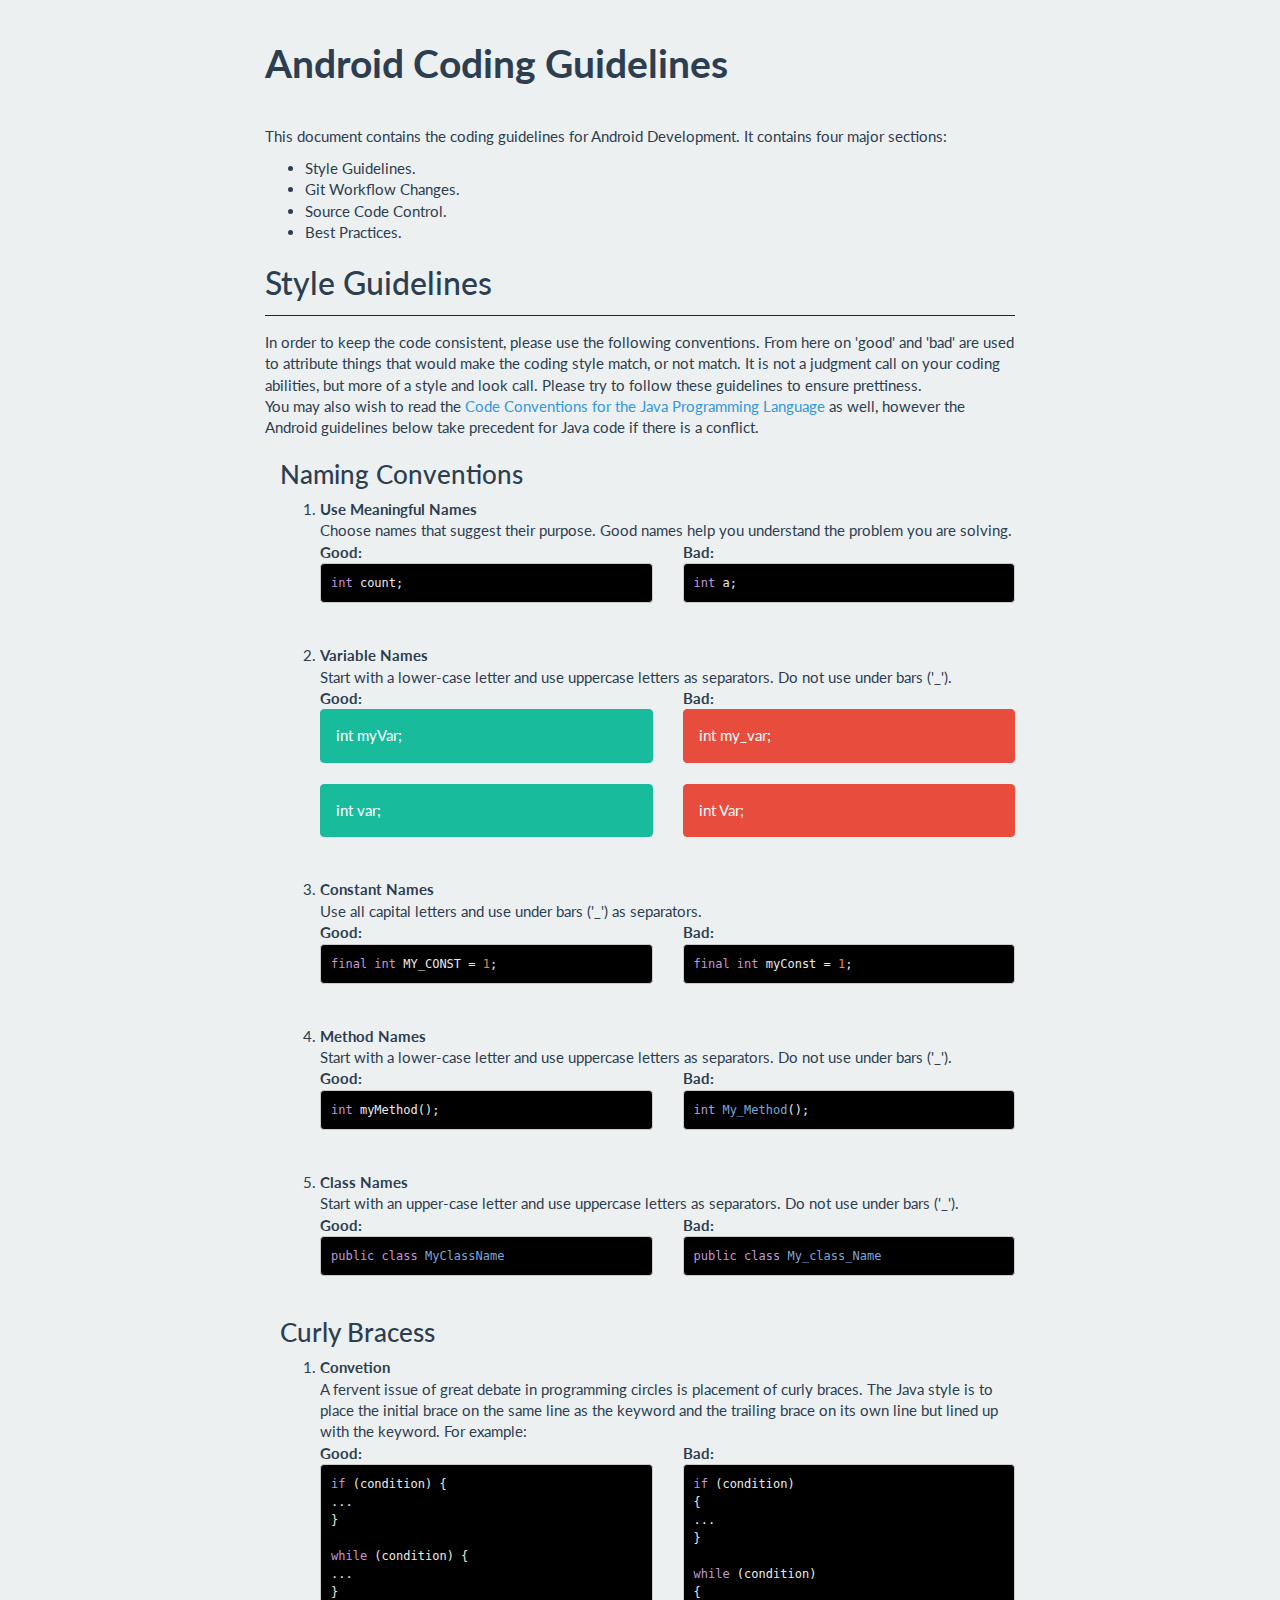
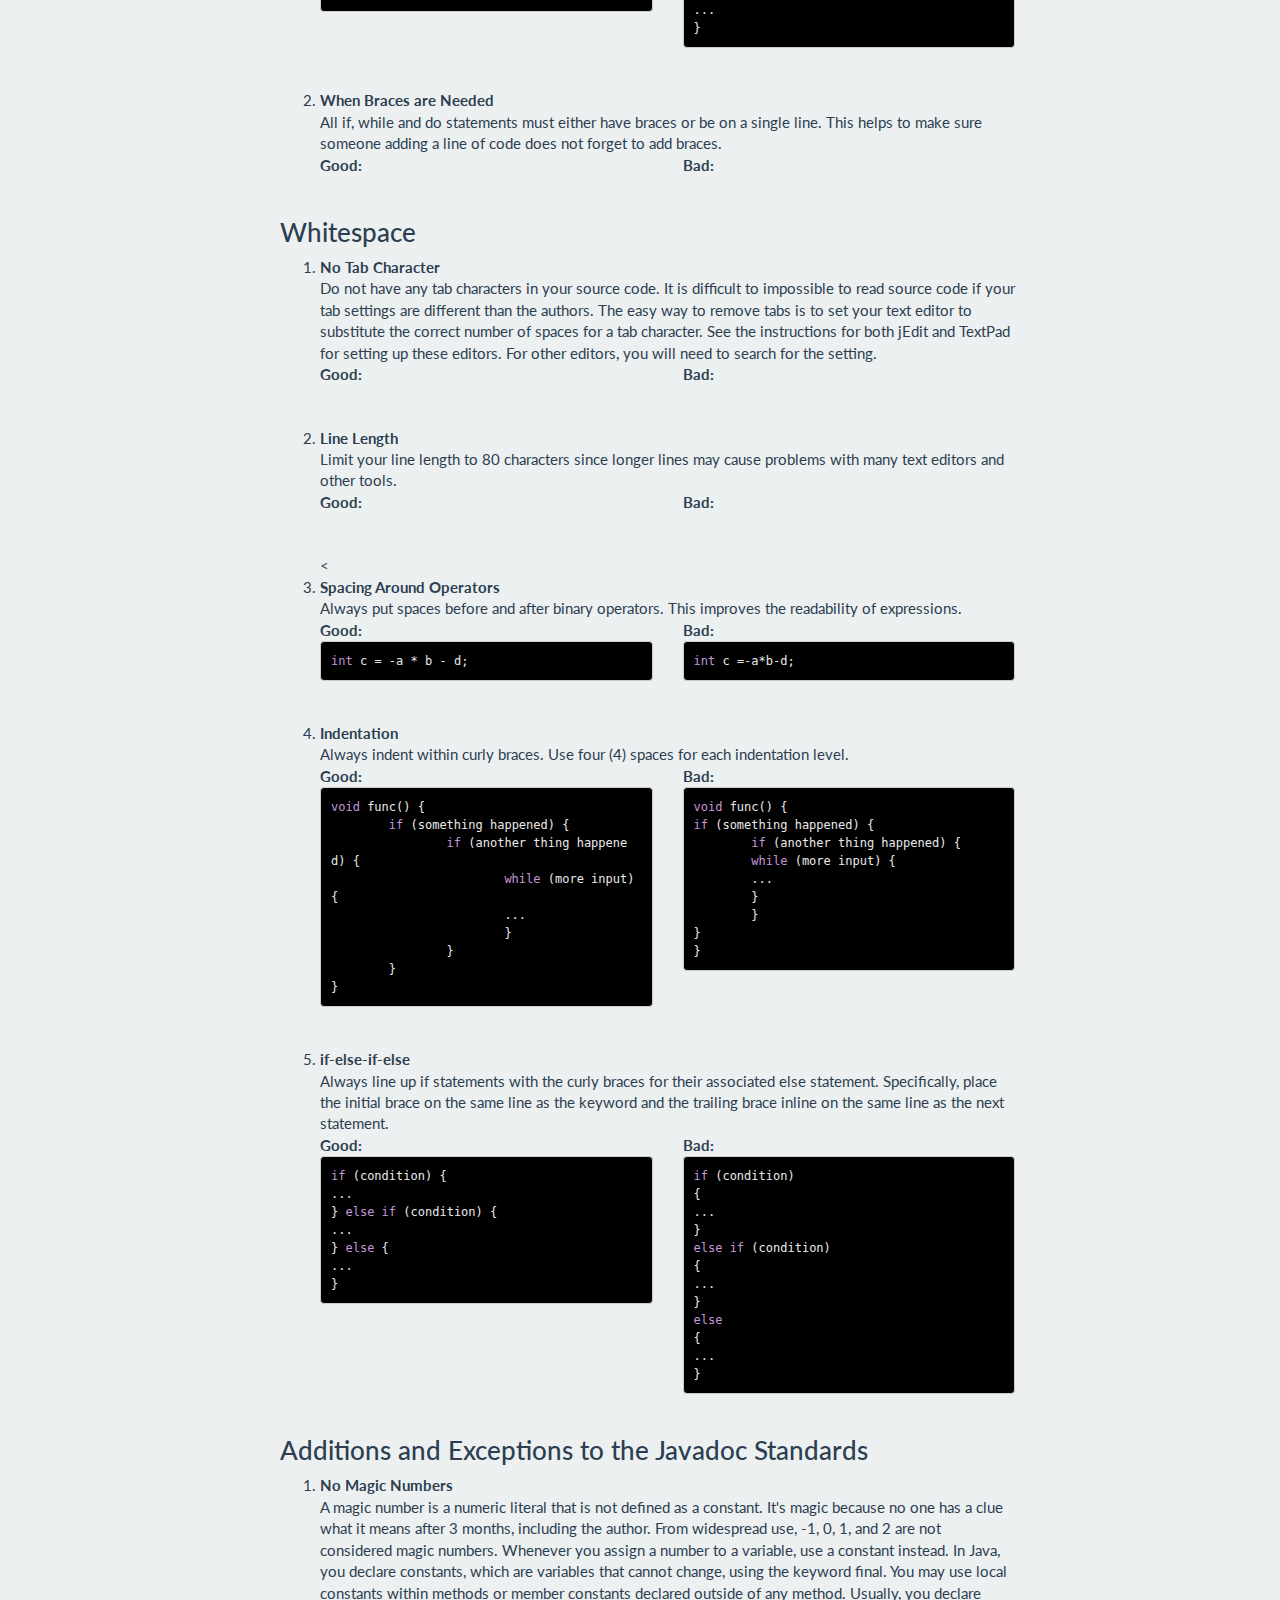
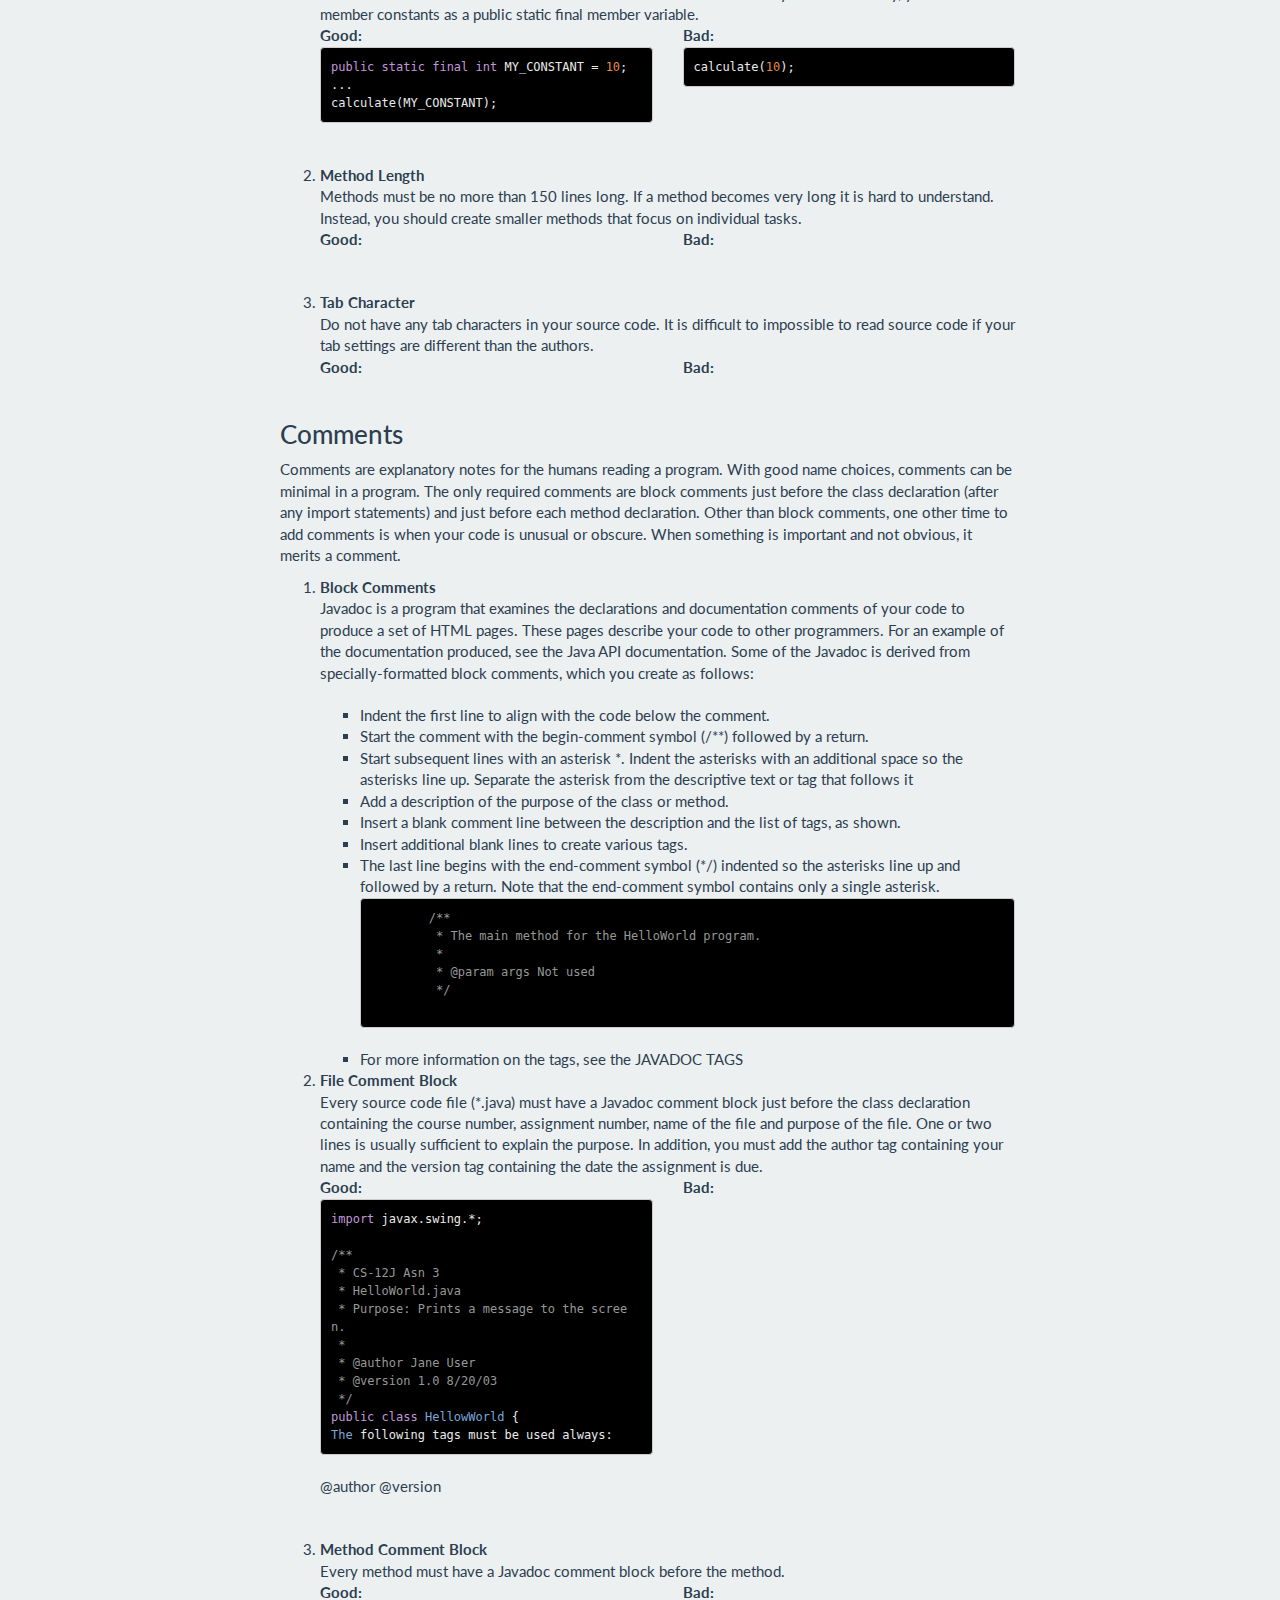
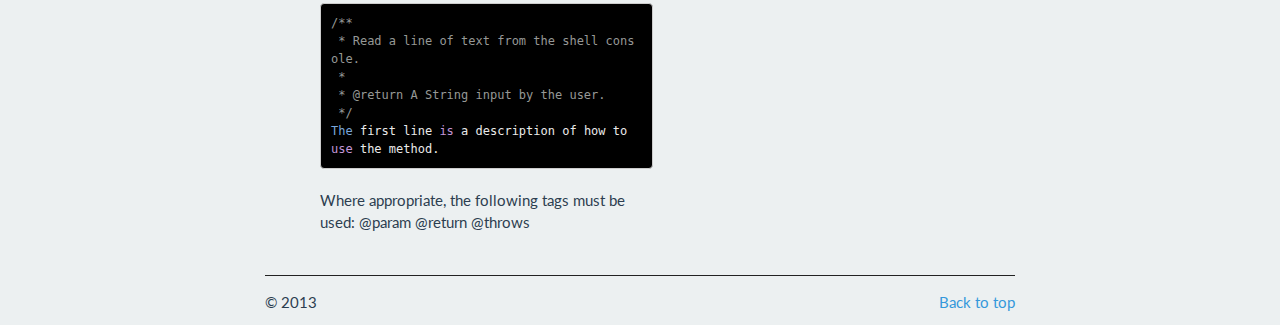
<file: index2.html>
<!DOCTYPE html>
<html lang="en">
<head>
  <meta charset="utf-8">
  <title>Android Coding Guidelines</title>
  <meta name="viewport" content="width=device-width, initial-scale=1.0">
  <meta name="description" content="">
  <meta name="author" content="">

	<!--link rel="stylesheet/less" href="less/bootstrap.less" type="text/css" /-->
	<!--link rel="stylesheet/less" href="less/responsive.less" type="text/css" /-->
	<!--script src="js/less-1.3.3.min.js"></script-->
	<!--append ‘#!watch’ to the browser URL, then refresh the page. -->
	
	<link type="text/css" rel="stylesheet" href="css/highlighter/tomorrow-night-bright.css" />
	<link type="text/css" rel="stylesheet" href="css/bootstrap-flat.css" >
	<!-- <link type="text/css" rel="stylesheet/less" href="less/bootstrap.less" media="all" /> -->
	<!-- <link type="text/css" rel="stylesheet/less" href="less/custom/style.less" media="all" /> -->
<!-- 	<link href="css/bootstrap-responsive.min.css" rel="stylesheet"> -->
	<link type="text/css" rel="stylesheet" href="css/style.css" >

	<!-- HTML5 shim, for IE6-8 support of HTML5 elements -->
	<!--[if lt IE 9]>
	<script src="js/html5shiv.js"></script>
	<![endif]-->

	<!-- Fav and touch icons -->
	<link rel="apple-touch-icon-precomposed" sizes="144x144" href="img/apple-touch-icon-144-precomposed.png">
	<link rel="apple-touch-icon-precomposed" sizes="114x114" href="img/apple-touch-icon-114-precomposed.png">
	<link rel="apple-touch-icon-precomposed" sizes="72x72" href="img/apple-touch-icon-72-precomposed.png">
	<link rel="apple-touch-icon-precomposed" href="img/apple-touch-icon-57-precomposed.png">
	<link rel="shortcut icon" href="img/favicon.png">
  

	
	<!-- <script type="text/javascript" src="js/less-1.3.3.min.js"></script> -->
	<script type="text/javascript" src="js/jquery.min.js"></script>
	<script type="text/javascript" src="js/bootstrap.min.js"/></script>
	<script type="text/javascript" src="js/scripts.js"/></script>


</head>

<body>
<div class="container">
	<div class="row">
		<div class="col-sm-8 hidden-phone"></div>
		<div class="col-sm-8 main" >
			<div class="page-header header">
				<h1>
					<!-- <img src="img/android-coding.png"> -->
					<b>Android Coding Guidelines</b>
				</h1>
			</div>
			<p>
				This document contains the coding guidelines for Android Development. It contains four major sections:
			</p>
			<ul>
				<li>
					Style Guidelines.
				</li>
				<li>
					Git Workflow Changes.
				</li>
				<li>
					Source Code Control.
				</li>
				<li>
					Best Practices.
				</li>
			</ul>

			<div class="introduction">
				<h2>
					Style Guidelines
				</h2>

				<hr>
				
				<div>
					In order to keep the code consistent, please use the following conventions. From here on 'good' and 'bad' are used to attribute things that would make the coding style match, or not match. It is not a judgment call on your coding abilities, but more of a style and look call. Please try to follow these guidelines to ensure prettiness.
				</div>
				
				<div>
					You may also wish to read the <a href="http://www.oracle.com/technetwork/java/codeconv-138413.html">Code Conventions for the Java Programming Language</a> as well, however the Android guidelines below take precedent for Java code if there is a conflict.
				</div>

			</div>

			<ul class="list-unstyled sub-list">
				<li>

	<!-- 1.  Naming Conventions -->
				<h3>
					Naming Conventions
				</h3>

				<ol>
					<li>

		<!-- Use Meaningful Names-->

					<dl>
						<dt>
							Use Meaningful Names
						</dt>
						<dd>
							Choose names that suggest their purpose. Good names help you understand the problem you are solving.

							<div class="row">
								<div class="col-sm-6">
									<dl>
										<dt>
											Good:
										</dt>
										<dd>
<pre class="prettyprint">
int count;
</pre>
										</dd>
									</dl>
								</div>
								<div class="col-sm-6">
									<dl>
										<dt>
											Bad:
										</dt>
										<dd>
<pre class="prettyprint">
int a;
</pre>
										</dd>
									</dl>
								</div>
							</div>
						</dd>
					</dl>

		<!-- -->

					</li>
					<li>
		
		<!-- Variable Names-->

					<dl>
						<dt>
							Variable Names
						</dt>
						<dd>
							Start with a lower-case letter and use uppercase letters as separators. Do not use under bars ('_').

							<div class="row">
								<div class="col-sm-6">
									<dl>
										<dt>
											Good:
										</dt>
										<dd>
											<div class="alert alert-success">
												int myVar;
											</div>

											<div class="alert alert-success">
												int var;
											</div>
										</dd>
									</dl>
								</div>
								<div class="col-sm-6">
									<dl>
										<dt>
											Bad:
										</dt>
										<dd>
											<div class="alert alert-danger">
												int my_var;
											</div>

											<div class="alert alert-danger">
												int Var;
											</div>
										</dd>
									</dl>
								</div>
							</div>
						</dd>
					</dl>

		<!-- -->

					</li>
					<li>

		<!-- Constant Names-->

					<dl>
						<dt>
							Constant Names
						</dt>
						<dd>
							Use all capital letters and use under bars ('_') as separators.
							<div class="row">
								<div class="col-sm-6">
									<dl>
										<dt>
											Good:
										</dt>
										<dd>
<pre class="prettyprint">
final int MY_CONST = 1;
</pre>
										</dd>
									</dl>
								</div>
								<div class="col-sm-6">
									<dl>
										<dt>
											Bad:
										</dt>
										<dd>
<pre class="prettyprint">
final int myConst = 1;
</pre>
										</dd>
									</dl>
								</div>
							</div>
						</dd>
					</dl>

		<!-- -->

					</li>
					<li>


		<!-- Method Names -->

					<dl>
						<dt>
							Method Names
						</dt>
						<dd>
							Start with a lower-case letter and use uppercase letters as separators. Do not use under bars ('_').

							<div class="row">
								<div class="col-sm-6">
									<dl>
										<dt>
											Good:
										</dt>
										<dd>
<pre class="prettyprint">
int myMethod();
</pre>
										</dd>
									</dl>
								</div>
								<div class="col-sm-6">
									<dl>
										<dt>
											Bad:
										</dt>
										<dd>
<pre class="prettyprint">
int My_Method();
</pre>
										</dd>
									</dl>
								</div>
							</div>

						</dd>
					</dl>
		<!-- -->
					</li>
					<li>

		<!-- Class Names -->

					<dl>
						<dt>
							Class Names
						</dt>
						<dd>
							Start with an upper-case letter and use uppercase letters as separators. Do not use under bars ('_').

							<div class="row">
								<div class="col-sm-6">
									<dl>
										<dt>
											Good:
										</dt>
										<dd>
<pre class="prettyprint">
public class MyClassName
</pre>
										</dd>
									</dl>
								</div>
								<div class="col-sm-6">
									<dl>
										<dt>
											Bad:
										</dt>
										<dd>
<pre class="prettyprint">
public class My_class_Name
</pre>
										</dd>
									</dl>
								</div>
							</div>

						</dd>
					</dl>

		<!-- -->
					</li>
				</ol>
	<!-- -->
				</li>
				<li>

	<!-- Curly Bracess -->
				<h3>
					Curly Bracess 
				</h3>

				<ol>
					<li>

		<!-- Convetion -->
					<dl>
						<dt>
							Convetion
						</dt>
						<dd>
							A fervent issue of great debate in programming circles is placement of curly braces. The Java style is to place the initial brace on the same line as the keyword and the trailing brace on its own line but lined up with the keyword. For example:

							<div class="row">
								<div class="col-sm-6">
									<dl>
										<dt>
											Good:
										</dt>
										<dd>
<pre class="prettyprint">
if (condition) {
...
}

while (condition) {
...
}
</pre>
										</dd>
									</dl>
								</div>
								<div class="col-sm-6">
									<dl>
										<dt>
											Bad:
										</dt>
										<dd>
<pre class="prettyprint">
if (condition) 
{
...
}

while (condition) 
{
...
}
</pre>
										</dd>
									</dl>
								</div>
							</div>
						</dd>
					</dl>

		<!-- -->

					</li>
					<li>

		<!-- Convetion -->
					<dl>
						<dt>
							When Braces are Needed
						</dt>
						<dd>
							All if, while and do statements must either have braces or be on a single line. This helps to make sure someone adding a line of code does not forget to add braces.

							<div class="row">
								<div class="col-sm-6">
									<dl>
										<dt>
											Good:
										</dt>
										<dd>

										</dd>
									</dl>
								</div>
								<div class="col-sm-6">
									<dl>
										<dt>
											Bad:
										</dt>
										<dd>

										</dd>
									</dl>
								</div>
							</div>

						</dd>
					</dl>
		<!-- -->

					</li>
				</ol>

	<!-- -->
			</li>
			<li>

	<!-- 2. Whitespace -->
				<h3>
					Whitespace
				</h3>

				<ol>
					<li>

		<!-- No Tab Character -->
					<dl>
						<dt>
							No Tab Character
						</dt>
						<dd>
							Do not have any tab characters in your source code. It is difficult to impossible to read source code if your tab settings are different than the authors.

							The easy way to remove tabs is to set your text editor to substitute the correct number of spaces for a tab character. See the instructions for both jEdit and TextPad for setting up these editors. For other editors, you will need to search for the setting.

							<div class="row">
								<div class="col-sm-6">
									<dl>
										<dt>
											Good:
										</dt>
										<dd>

										</dd>
									</dl>
								</div>
								<div class="col-sm-6">
									<dl>
										<dt>
											Bad:
										</dt>
										<dd>

										</dd>
									</dl>
								</div>
							</div>
		
						</dd>
					</dl>
		<!-- -->
					</li>
					<li>

		<!-- Line Length -->
					<dl>
						<dt>
							Line Length
						</dt>
						<dd>
							Limit your line length to 80 characters since longer lines may cause problems with many text editors and other tools.

							<div class="row">
								<div class="col-sm-6">
									<dl>
										<dt>
											Good:
										</dt>
										<dd>

										</dd>
									</dl>
								</div>
								<div class="col-sm-6">
									<dl>
										<dt>
											Bad:
										</dt>
										<dd>

										</dd>
									</dl>
								</div>
							</div>

						</dd>
					</dl>
		<!-- -->
					</li>
					<<li>

		<!-- Spacing Around Operators -->
					<dl>
						<dt>
							Spacing Around Operators 
						</dt>
						<dd>
							Always put spaces before and after binary operators. This improves the readability of expressions.

							<div class="row">
								<div class="col-sm-6">
									<dl>
										<dt>
											Good:
										</dt>
										<dd>
<pre class="prettyprint">
int c = -a * b - d;
</pre>
										</dd>
									</dl>
								</div>
								<div class="col-sm-6">
									<dl>
										<dt>
											Bad:
										</dt>
										<dd>
<pre class="prettyprint">
int c =-a*b-d;
</pre>
										</dd>
									</dl>
								</div>
							</div>

						</dd>
					</dl>
		<!-- -->
					</li>
					<li>

		<!-- Indentation -->
					<dl>
						<dt>
							Indentation
						</dt>
						<dd>
							Always indent within curly braces. Use four (4) spaces for each indentation level.


							<div class="row">
								<div class="col-sm-6">
									<dl>
										<dt>
											Good:
										</dt>
										<dd>
<pre class="prettyprint">
void func() {
	if (something happened) {
		if (another thing happened) {
			while (more input) {
			...
			}
		}
	}
}
</pre>
										</dd>
									</dl>
								</div>
								<div class="col-sm-6">
									<dl>
										<dt>
											Bad:
										</dt>
										<dd>
<pre class="prettyprint">
void func() {
if (something happened) {
	if (another thing happened) {
	while (more input) {
	...
	}
	}
}
}
</pre>
										</dd>
									</dl>
								</div>
							</div>

						</dd>
					</dl>

		<!-- -->
					</li>
					<li>

		<!-- if-else-if-else -->
					<dl>
						<dt>
							if-else-if-else
						</dt>
						<dd>
							Always line up if statements with the curly braces for their associated else statement. Specifically, place the initial brace on the same line as the keyword and the trailing brace inline on the same line as the next statement.

							<div class="row">
								<div class="col-sm-6">
									<dl>
										<dt>
											Good:
										</dt>
										<dd>
<pre class="prettyprint">
if (condition) {               
...
} else if (condition) {    
...
} else {                      
...
}
</pre>
										</dd>
									</dl>
								</div>
								<div class="col-sm-6">
									<dl>
										<dt>
											Bad:
										</dt>
										<dd>
<pre class="prettyprint">
if (condition) 
{               
...
} 
else if (condition) 
{    
...
} 
else 
{                      
...
}
</pre>
										</dd>
									</dl>
								</div>
							</div>

						</dd>
					</dl>

					</li>
				</ol>

		<!-- -->

	<!-- -->
				</li>
				<li>

	<!-- 3. Additions and Exceptions to the Javadoc Standards  -->
				<h3>
					Additions and Exceptions to the Javadoc Standards 
				</h3>

				<ol>
					<li>

		<!-- No Magic Numbers -->
					<dl>
						<dt>
							No Magic Numbers
						</dt>
						<dd>
							A magic number is a numeric literal that is not defined as a constant. It's magic because no one has a clue what it means after 3 months, including the author. From widespread use, -1, 0, 1, and 2 are not considered magic numbers.

							Whenever you assign a number to a variable, use a constant instead. In Java, you declare constants, which are variables that cannot change, using the keyword final. You may use local constants within methods or member constants declared outside of any method. Usually, you declare member constants as a public static final member variable.


							<div class="row">
								<div class="col-sm-6">
									<dl>
										<dt>
											Good:
										</dt>
										<dd>
<pre class="prettyprint">
public static final int MY_CONSTANT = 10;
...
calculate(MY_CONSTANT);
</pre>
										</dd>
									</dl>
								</div>
								<div class="col-sm-6">
									<dl>
										<dt>
											Bad:
										</dt>
										<dd>
<pre class="prettyprint">
calculate(10);
</pre>
										</dd>
									</dl>
								</div>
							</div>

						</dd>
					</dl>
		<!-- -->
					</li>
					<li>

		<!-- Method Length -->
					<dl>
						<dt>
							Method Length
						</dt>
						<dd>
							Methods must be no more than 150 lines long. If a method becomes very long it is hard to understand. Instead, you should create smaller methods that focus on individual tasks.

							<div class="row">
								<div class="col-sm-6">
									<dl>
										<dt>
											Good:
										</dt>
										<dd>

										</dd>
									</dl>
								</div>
								<div class="col-sm-6">
									<dl>
										<dt>
											Bad:
										</dt>
										<dd>

										</dd>
									</dl>
								</div>
							</div>

						</dd>
					</dl>

		<!-- -->
					</li>
					<li>

		<!-- Tab Character -->
					<dl>
						<dt>
							Tab Character
						</dt>
						<dd>
							Do not have any tab characters in your source code. It is difficult to impossible to read source code if your tab settings are different than the authors.

							<div class="row">
								<div class="col-sm-6">
									<dl>
										<dt>
											Good:
										</dt>
										<dd>

										</dd>
									</dl>
								</div>
								<div class="col-sm-6">
									<dl>
										<dt>
											Bad:
										</dt>
										<dd>

										</dd>
									</dl>
								</div>
							</div>

						</dd>
					</dl>

					</li>
				</ol>
		<!-- -->

	<!-- -->
				</li>
				<li>


	<!-- 4. Comments -->
				<h3>
					Comments
				</h3>
				<p>
					Comments are explanatory notes for the humans reading a program. With good name choices, comments can be minimal in a program. The only required comments are block comments just before the class declaration (after any import statements) and just before each method declaration.

					Other than block comments, one other time to add comments is when your code is unusual or obscure. When something is important and not obvious, it merits a comment.
				</p>

				<ol>
					<li>

		<!-- No Magic Numbers -->
					<dl>
						<dt>
							Block Comments
						</dt>
						<dd>
							Javadoc is a program that examines the declarations and documentation comments of your code to produce a set of HTML pages. These pages describe your code to other programmers. For an example of the documentation produced, see the Java API documentation.

							Some of the Javadoc is derived from specially-formatted block comments, which you create as follows:
						</dd>
					</dl>
					<ul>
						<li>
							Indent the first line to align with the code below the comment.
						</li>
						<li>
							Start the comment with the begin-comment symbol (/**) followed by a return.
						</li>
						<li>
							Start subsequent lines with an asterisk *. Indent the asterisks with an additional space so the asterisks line up. Separate the asterisk from the descriptive text or tag that follows it
						</li>
						<li>
							Add a description of the purpose of the class or method.
						</li>
						<li>
							Insert a blank comment line between the description and the list of tags, as shown.
						</li>
						<li>
							Insert additional blank lines to create various tags.
						</li>
						<li>
							The last line begins with the end-comment symbol (*/) indented so the asterisks line up and followed by a return. Note that the end-comment symbol contains only a single asterisk.
	<pre class="prettyprint">
	/**
	 * The main method for the HelloWorld program.
	 *
	 * @param args Not used
	 */
	</pre>
						</li>
						<li>
							For more information on the tags, see the JAVADOC TAGS
						</li>
					</ul>
		<!-- -->

					</li>
					<li>

		<!-- File Comment Block -->
					<dl>
						<dt>
							File Comment Block
						</dt>
						<dd>
							Every source code file (*.java) must have a Javadoc comment block just before the class declaration containing the course number, assignment number, name of the file and purpose of the file. One or two lines is usually sufficient to explain the purpose. In addition, you must add the author tag containing your name and the version tag containing the date the assignment is due.

							<div class="row">
								<div class="col-sm-6">
									<dl>
										<dt>
											Good:
										</dt>
										<dd>
<pre class="prettyprint">
import javax.swing.*;

/**
 * CS-12J Asn 3
 * HelloWorld.java
 * Purpose: Prints a message to the screen.
 *
 * @author Jane User
 * @version 1.0 8/20/03
 */
public class HellowWorld {
The following tags must be used always:
</pre>

											@author @version
										</dd>
									</dl>
								</div>
								<div class="col-sm-6">
									<dl>
										<dt>
											Bad:
										</dt>
										<dd>

										</dd>
									</dl>
								</div>
							</div>

						</dd>
					</dl>
		<!-- -->

					</li>
					<li>

		<!-- Method Comment Block -->
					<dl>
						<dt>
							Method Comment Block
						</dt>
						<dd>
							Every method must have a Javadoc comment block before the method.

							<div class="row">
								<div class="col-sm-6">
									<dl>
										<dt>
											Good:
										</dt>
										<dd>
<pre class="prettyprint">
/**
 * Read a line of text from the shell console.
 *
 * @return A String input by the user.
 */
The first line is a description of how to use the method.
</pre>

											Where appropriate, the following tags must be used:

											@param @return @throws
										</dd>
									</dl>
								</div>
								<div class="col-sm-6">
									<dl>
										<dt>
											Bad:
										</dt>
										<dd>

										</dd>
									</dl>
								</div>
							</div>

						</dd>
					</dl>

					</li>

				</ol>

		<!-- -->

	<!-- -->

				</li>

			</ul>

			<hr>
			<div class="footer">
			<ul class="list-unstyled">
				<li class="pull-right"><a href="#top">Back to top</a></li>
				<li><p>&copy; 2013</p></li>
			</div>

		<div class="col-sm-8 hidden-phone"></div>
		</div>

	</div>

</div>


<script type="text/javascript" src="js/highlighter/prettify.js"></script>
<script>prettyPrint();</script>

</body>
</html>
</file>
<file: css/highlighter/tomorrow-night-bright.css>
/* Tomorrow Night Bright Theme */
/* Original theme - https://github.com/chriskempson/tomorrow-theme */
/* Pretty printing styles. Used with prettify.js. */
/* SPAN elements with the classes below are added by prettyprint. */
/* plain text */
.pln {
  color: #eaeaea;
}

@media screen {
  /* string content */
  .str {
    color: #b9ca4a;
  }

  /* a keyword */
  .kwd {
    color: #c397d8;
  }

  /* a comment */
  .com {
    color: #969896;
  }

  /* a type name */
  .typ {
    color: #7aa6da;
  }

  /* a literal value */
  .lit {
    color: #e78c45;
  }

  /* punctuation */
  .pun {
    color: #eaeaea;
  }

  /* lisp open bracket */
  .opn {
    color: #eaeaea;
  }

  /* lisp close bracket */
  .clo {
    color: #eaeaea;
  }

  /* a markup tag name */
  .tag {
    color: #d54e53;
  }

  /* a markup attribute name */
  .atn {
    color: #e78c45;
  }

  /* a markup attribute value */
  .atv {
    color: #70c0b1;
  }

  /* a declaration */
  .dec {
    color: #e78c45;
  }

  /* a variable name */
  .var {
    color: #d54e53;
  }

  /* a function name */
  .fun {
    color: #7aa6da;
  }
}
/* Use higher contrast and text-weight for printable form. */
@media print, projection {
  .str {
    color: #006600;
  }

  .kwd {
    color: #006;
    font-weight: bold;
  }

  .com {
    color: #600;
    font-style: italic;
  }

  .typ {
    color: #404;
    font-weight: bold;
  }

  .lit {
    color: #004444;
  }

  .pun, .opn, .clo {
    color: #444400;
  }

  .tag {
    color: #006;
    font-weight: bold;
  }

  .atn {
    color: #440044;
  }

  .atv {
    color: #006600;
  }
}
/* Style */
pre.prettyprint {
  background: black;
  font-family: Menlo, "Bitstream Vera Sans Mono", "DejaVu Sans Mono", Monaco, Consolas, monospace;
  font-size: 12px;
  line-height: 1.5;
  border: 1px solid #cccccc;
  padding: 10px;
}

/* Specify class=linenums on a pre to get line numbering */
ol.linenums {
  margin-top: 0;
  margin-bottom: 0;
}

/* IE indents via margin-left */
li.L0,
li.L1,
li.L2,
li.L3,
li.L4,
li.L5,
li.L6,
li.L7,
li.L8,
li.L9 {
  /* */
}

/* Alternate shading for lines */
li.L1,
li.L3,
li.L5,
li.L7,
li.L9 {
  /* */
}
</file>
<file: css/style.css>
��p   {  
     m a r g i n :   0   0   1 0 . 5 p x ;  
 }  
 . l e a d   {  
     m a r g i n - b o t t o m :   2 1 p x ;  
     f o n t - s i z e :   1 7 . 2 5 p x ;  
     f o n t - w e i g h t :   2 0 0 ;  
     l i n e - h e i g h t :   1 . 4 ;  
 }  
 @ m e d i a   ( m i n - w i d t h :   7 6 8 p x )   {  
     . l e a d   {  
         f o n t - s i z e :   2 2 . 5 p x ;  
     }  
 }  
 s m a l l   {  
     f o n t - s i z e :   8 5 % ;  
 }  
 c i t e   {  
     f o n t - s t y l e :   n o r m a l ;  
 }  
 . t e x t - m u t e d   {  
     c o l o r :   # b 4 b c c 2 ;  
 }  
 . t e x t - p r i m a r y   {  
     c o l o r :   # 2 c 3 e 5 0 ;  
 }  
 . t e x t - w a r n i n g   {  
     c o l o r :   # f f f f f f ;  
 }  
 . t e x t - d a n g e r   {  
     c o l o r :   # f f f f f f ;  
 }  
 . t e x t - s u c c e s s   {  
     c o l o r :   # f f f f f f ;  
 }  
 . t e x t - i n f o   {  
     c o l o r :   # f f f f f f ;  
 }  
 . t e x t - l e f t   {  
     t e x t - a l i g n :   l e f t ;  
 }  
 . t e x t - r i g h t   {  
     t e x t - a l i g n :   r i g h t ;  
 }  
 . t e x t - c e n t e r   {  
     t e x t - a l i g n :   c e n t e r ;  
 }  
 h 1 ,  
 h 2 ,  
 h 3 ,  
 h 4 ,  
 h 5 ,  
 h 6 ,  
 . h 1 ,  
 . h 2 ,  
 . h 3 ,  
 . h 4 ,  
 . h 5 ,  
 . h 6   {  
     f o n t - f a m i l y :   " L a t o " ,   " H e l v e t i c a   N e u e " ,   H e l v e t i c a ,   A r i a l ,   s a n s - s e r i f ;  
     f o n t - w e i g h t :   5 0 0 ;  
     l i n e - h e i g h t :   1 . 1 ;  
 }  
 h 1   s m a l l ,  
 h 2   s m a l l ,  
 h 3   s m a l l ,  
 h 4   s m a l l ,  
 h 5   s m a l l ,  
 h 6   s m a l l ,  
 . h 1   s m a l l ,  
 . h 2   s m a l l ,  
 . h 3   s m a l l ,  
 . h 4   s m a l l ,  
 . h 5   s m a l l ,  
 . h 6   s m a l l   {  
     f o n t - w e i g h t :   n o r m a l ;  
     l i n e - h e i g h t :   1 ;  
     c o l o r :   # b 4 b c c 2 ;  
 }  
 h 1 ,  
 h 2 ,  
 h 3   {  
     m a r g i n - t o p :   2 1 p x ;  
     m a r g i n - b o t t o m :   1 0 . 5 p x ;  
 }  
 h 4 ,  
 h 5 ,  
 h 6   {  
     m a r g i n - t o p :   1 0 . 5 p x ;  
     m a r g i n - b o t t o m :   1 0 . 5 p x ;  
 }  
 h 1 ,  
 . h 1   {  
     f o n t - s i z e :   3 9 p x ;  
 }  
 h 2 ,  
 . h 2   {  
     f o n t - s i z e :   3 2 p x ;  
 }  
 h 3 ,  
 . h 3   {  
     f o n t - s i z e :   2 6 p x ;  
 }  
 h 4 ,  
 . h 4   {  
     f o n t - s i z e :   1 9 p x ;  
 }  
 h 5 ,  
 . h 5   {  
     f o n t - s i z e :   1 5 p x ;  
 }  
 h 6 ,  
 . h 6   {  
     f o n t - s i z e :   1 3 p x ;  
 }  
 h 1   s m a l l ,  
 . h 1   s m a l l   {  
     f o n t - s i z e :   2 6 p x ;  
 }  
 h 2   s m a l l ,  
 . h 2   s m a l l   {  
     f o n t - s i z e :   1 9 p x ;  
 }  
 h 3   s m a l l ,  
 . h 3   s m a l l ,  
 h 4   s m a l l ,  
 . h 4   s m a l l   {  
     f o n t - s i z e :   1 5 p x ;  
 }  
 . p a g e - h e a d e r   {  
     p a d d i n g - b o t t o m :   9 . 5 p x ;  
     m a r g i n :   4 2 p x   0   2 1 p x ;  
     b o r d e r - b o t t o m :   1 p x   s o l i d   # e c f 0 f 1 ;  
 }  
 u l ,  
 o l   {  
     m a r g i n - t o p :   0 ;  
     m a r g i n - b o t t o m :   1 0 . 5 p x ;  
 }  
 u l   u l ,  
 o l   u l ,  
 u l   o l ,  
 o l   o l   {  
     m a r g i n - b o t t o m :   0 ;  
 }  
 . l i s t - u n s t y l e d   {  
     p a d d i n g - l e f t :   0 ;  
     l i s t - s t y l e :   n o n e ;  
 }  
 . l i s t - i n l i n e   {  
     p a d d i n g - l e f t :   0 ;  
     l i s t - s t y l e :   n o n e ;  
 }  
 . l i s t - i n l i n e   >   l i   {  
     d i s p l a y :   i n l i n e - b l o c k ;  
     p a d d i n g - l e f t :   5 p x ;  
     p a d d i n g - r i g h t :   5 p x ;  
 }  
 d l   {  
     m a r g i n - b o t t o m :   2 1 p x ;  
 }  
 d t ,  
 d d   {  
     l i n e - h e i g h t :   1 . 4 2 8 5 7 1 4 2 9 ;  
 }  
 d t   {  
     f o n t - w e i g h t :   b o l d ;  
 }  
 d d   {  
     m a r g i n - l e f t :   0 ;  
 }  
 @ m e d i a   ( m i n - w i d t h :   7 6 8 p x )   {  
     . d l - h o r i z o n t a l   d t   {  
         f l o a t :   l e f t ;  
         w i d t h :   1 6 0 p x ;  
         c l e a r :   l e f t ;  
         t e x t - a l i g n :   r i g h t ;  
         o v e r f l o w :   h i d d e n ;  
         t e x t - o v e r f l o w :   e l l i p s i s ;  
         w h i t e - s p a c e :   n o w r a p ;  
     }  
     . d l - h o r i z o n t a l   d d   {  
         m a r g i n - l e f t :   1 8 0 p x ;  
     }  
     . d l - h o r i z o n t a l   d d : b e f o r e ,  
     . d l - h o r i z o n t a l   d d : a f t e r   {  
         c o n t e n t :   "   " ;  
         / *   1   * /  
         d i s p l a y :   t a b l e ;  
         / *   2   * /  
     }  
     . d l - h o r i z o n t a l   d d : a f t e r   {  
         c l e a r :   b o t h ;  
     }  
 }  
 a b b r [ t i t l e ] ,  
 a b b r [ d a t a - o r i g i n a l - t i t l e ]   {  
     c u r s o r :   h e l p ;  
     b o r d e r - b o t t o m :   1 p x   d o t t e d   # b 4 b c c 2 ;  
 }  
 a b b r . i n i t i a l i s m   {  
     f o n t - s i z e :   9 0 % ;  
     t e x t - t r a n s f o r m :   u p p e r c a s e ;  
 }  
 b l o c k q u o t e   {  
     p a d d i n g :   1 0 . 5 p x   2 1 p x ;  
     m a r g i n :   0   0   2 1 p x ;  
     b o r d e r - l e f t :   5 p x   s o l i d   # e c f 0 f 1 ;  
 }  
 b l o c k q u o t e   p   {  
     f o n t - s i z e :   1 8 . 7 5 p x ;  
     f o n t - w e i g h t :   3 0 0 ;  
     l i n e - h e i g h t :   1 . 2 5 ;  
 }  
 b l o c k q u o t e   p : l a s t - c h i l d   {  
     m a r g i n - b o t t o m :   0 ;  
 }  
 b l o c k q u o t e   s m a l l   {  
     d i s p l a y :   b l o c k ;  
     l i n e - h e i g h t :   1 . 4 2 8 5 7 1 4 2 9 ;  
     c o l o r :   # b 4 b c c 2 ;  
 }  
 b l o c k q u o t e   s m a l l : b e f o r e   {  
     c o n t e n t :   ' \ 2 0 1 4   \ 0 0 A 0 ' ;  
 }  
 b l o c k q u o t e . p u l l - r i g h t   {  
     p a d d i n g - r i g h t :   1 5 p x ;  
     p a d d i n g - l e f t :   0 ;  
     b o r d e r - r i g h t :   5 p x   s o l i d   # e c f 0 f 1 ;  
     b o r d e r - l e f t :   0 ;  
 }  
 b l o c k q u o t e . p u l l - r i g h t   p ,  
 b l o c k q u o t e . p u l l - r i g h t   s m a l l   {  
     t e x t - a l i g n :   r i g h t ;  
 }  
 b l o c k q u o t e . p u l l - r i g h t   s m a l l : b e f o r e   {  
     c o n t e n t :   ' ' ;  
 }  
 b l o c k q u o t e . p u l l - r i g h t   s m a l l : a f t e r   {  
     c o n t e n t :   ' \ 0 0 A 0   \ 2 0 1 4 ' ;  
 }  
 q : b e f o r e ,  
 q : a f t e r ,  
 b l o c k q u o t e : b e f o r e ,  
 b l o c k q u o t e : a f t e r   {  
     c o n t e n t :   " " ;  
 }  
 a d d r e s s   {  
     d i s p l a y :   b l o c k ;  
     m a r g i n - b o t t o m :   2 1 p x ;  
     f o n t - s t y l e :   n o r m a l ;  
     l i n e - h e i g h t :   1 . 4 2 8 5 7 1 4 2 9 ;  
 }  
 b o d y   {  
     b a c k g r o u n d - c o l o r :   # e c f 0 f 1 ;  
 }  
 . m a i n   {  
     m a r g i n :   0   a u t o ;  
     f l o a t :   n o n e ;  
 }  
 . s u b - l i s t   {  
     p a d d i n g :   0 ;  
     m a r g i n :   0   0   9 p x   1 5 p x ;  
 }  
 . i n t r o d u c t i o n   {  
     p a d d i n g :   0 ;  
     m a r g i n :   9 p x   0   9 p x   0 ;  
 }  
 h r   {  
     d i s p l a y :   b l o c k ;  
     h e i g h t :   1 p x ;  
     b o r d e r :   0 ;  
     b o r d e r - t o p :   1 p x   s o l i d   # 2 2 2 2 2 2 ;  
     m a r g i n :   1 e m   0 ;  
     p a d d i n g :   0 ;  
 }  
 . h e a d e r   {  
     p a d d i n g - b o t t o m :   9 . 5 p x ;  
     m a r g i n :   4 2 p x   0   2 1 p x ;  
     b o r d e r - b o t t o m :   1 p x   s o l i d   # e c f 0 f 1 ;  
     b o r d e r - b o t t o m :   0 p x   s o l i d   # 2 2 2 2 2 2   ! i m p o r t a n t ;  
 }  
 a   {  
     c o l o r :   # 3 4 9 8 d b ;  
 }  
 
</file>
